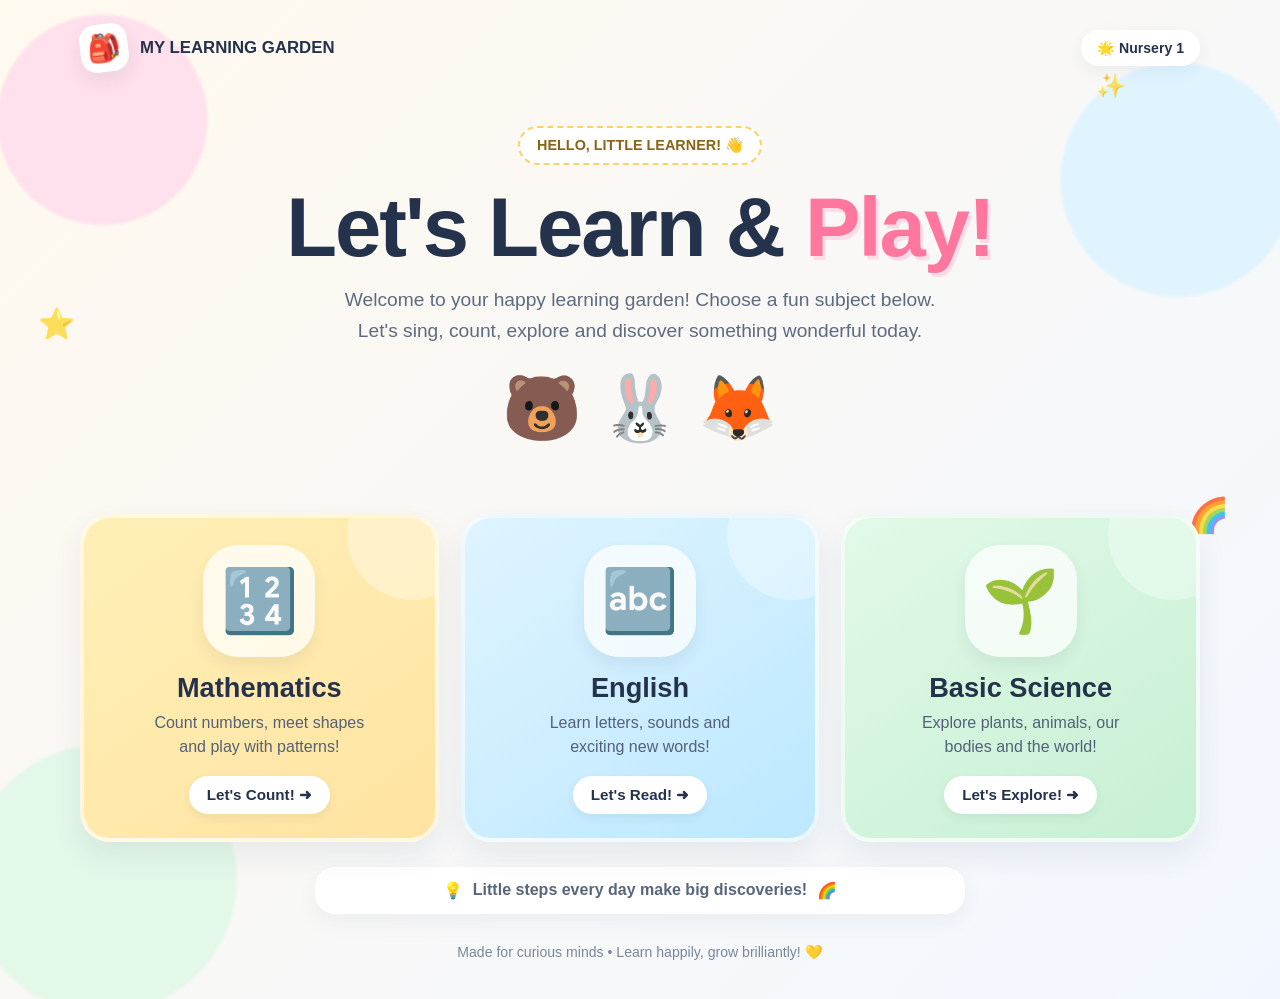
<file: index.html>
<!DOCTYPE html>
<html lang="en">
<head>
  <meta charset="UTF-8">
  <meta name="viewport" content="width=device-width, initial-scale=1.0">
  <meta name="theme-color" content="#fff7e8">
  <title>Nursery 1 Learning Garden</title>
  <style>
    :root {
      --ink:#24324b; --pink:#ff7fa8; --yellow:#ffd166; --blue:#70c9f4;
      --green:#83d6a5; --purple:#b49af7; --cream:#fff9ee;
    }
    * { box-sizing:border-box }
    body {
      margin:0; min-height:100vh; color:var(--ink);
      font-family:"Trebuchet MS", "Arial Rounded MT Bold", Arial, sans-serif;
      background:
        radial-gradient(circle at 8% 12%, #ffe0ec 0 7%, transparent 7.3%),
        radial-gradient(circle at 92% 18%, #dff4ff 0 8%, transparent 8.3%),
        radial-gradient(circle at 8% 88%, #e3f8e9 0 9%, transparent 9.3%),
        linear-gradient(135deg,#fff9ee,#f2f7ff);
      overflow-x:hidden;
    }
    .page { width:min(1120px,92%); margin:auto; padding:24px 0 34px; position:relative }
    header { display:flex; align-items:center; justify-content:space-between; gap:16px; }
    .brand { display:flex; align-items:center; gap:12px; font-weight:900; font-size:1.05rem }
    .brand-mark { width:48px;height:48px;border-radius:16px;display:grid;place-items:center;background:#fff;box-shadow:0 8px 20px #27344a16;font-size:27px; transform:rotate(-7deg) }
    .tag { background:#fff; padding:10px 16px; border-radius:999px; font-size:.88rem; font-weight:800; box-shadow:0 5px 16px #27344a10 }
    .hero { text-align:center; padding:54px 0 24px; position:relative }
    .eyebrow { display:inline-block; background:#fff; border:2px dashed #ffd166; border-radius:999px; padding:9px 17px; font-size:.9rem; font-weight:900; color:#8a6414; animation:bob 3s ease-in-out infinite }
    h1 { font-size:clamp(2.5rem,7vw,5.2rem); line-height:1.04; margin:20px 0 12px; letter-spacing:-2px }
    h1 span { color:#ff779f; text-shadow:3px 4px 0 #ffdce7 }
    .intro { max-width:620px; margin:0 auto; color:#5d6b80; font-size:clamp(1rem,2.5vw,1.2rem); line-height:1.65 }
    .mascot-row { display:flex; justify-content:center; align-items:center; gap:18px; margin:24px auto 10px }
    .mascot { font-size:clamp(2.5rem,7vw,4rem); display:inline-block; animation:bob 2.6s ease-in-out infinite }
    .mascot:nth-child(2) { animation-delay:.35s }.mascot:nth-child(3){animation-delay:.7s}
    .cards { display:grid; grid-template-columns:repeat(3,1fr); gap:22px; margin:34px 0 25px }
    .subject {
      min-height:275px; padding:27px 22px 24px; border-radius:30px; text-align:center;
      text-decoration:none; color:var(--ink); position:relative; overflow:hidden;
      box-shadow:0 14px 30px #293b5714; border:4px solid #ffffffa8;
      transition:transform .25s ease,box-shadow .25s ease;
      animation:rise .7s both;
    }
    .subject:nth-child(1){background:linear-gradient(145deg,#fff0b8,#ffe3a1);animation-delay:.1s}
    .subject:nth-child(2){background:linear-gradient(145deg,#dff4ff,#bce8ff);animation-delay:.25s}
    .subject:nth-child(3){background:linear-gradient(145deg,#e2f9e8,#c6f0d3);animation-delay:.4s}
    .subject:hover,.subject:focus-visible { transform:translateY(-9px) rotate(-1deg); box-shadow:0 22px 36px #293b5725; outline:4px solid #fff; outline-offset:3px }
    .subject:active { transform:scale(.98) }
    .subject:after { content:""; position:absolute; width:130px;height:130px;border-radius:50%;background:#ffffff55;right:-42px;top:-48px }
    .subject-icon { width:112px;height:112px;margin:0 auto 15px;background:#ffffffbd;border-radius:35px;display:grid;place-items:center;font-size:62px;box-shadow:0 8px 15px #24324b12;animation:wiggle 4s ease-in-out infinite }
    .subject h2 { font-size:1.7rem; margin:8px 0 7px }
    .subject p { margin:0 auto 17px; max-width:230px; color:#536178; line-height:1.5 }
    .go { display:inline-block; background:#fff; border-radius:999px; padding:10px 18px; font-weight:900; font-size:.95rem; box-shadow:0 4px 10px #24324b12 }
    .tip { display:flex; justify-content:center; align-items:center; gap:10px; text-align:center; background:#fff; border-radius:20px; padding:14px 18px; max-width:650px; margin:25px auto 0; box-shadow:0 8px 22px #24324b0d; color:#58667b; font-weight:700 }
    footer { text-align:center; padding:30px 0 5px; color:#7a8798; font-size:.88rem }
    .float { position:fixed; pointer-events:none; opacity:.8; animation:drift 8s ease-in-out infinite }
    .f1{left:3%;top:34%;font-size:30px}.f2{right:4%;top:55%;font-size:34px;animation-delay:2s}.f3{right:12%;top:8%;font-size:24px;animation-delay:1s}
    @keyframes bob {0%,100%{transform:translateY(0)}50%{transform:translateY(-9px)}}
    @keyframes rise {from{opacity:0;transform:translateY(25px)}to{opacity:1;transform:translateY(0)}}
    @keyframes wiggle {0%,90%,100%{transform:rotate(0)}93%{transform:rotate(-7deg)}96%{transform:rotate(7deg)}}
    @keyframes drift {0%,100%{transform:translateY(0) rotate(0)}50%{transform:translateY(-20px) rotate(12deg)}}
    @media(max-width:760px){.cards{grid-template-columns:1fr;max-width:430px;margin:28px auto}.subject{min-height:245px}.hero{padding-top:42px}.tag{font-size:.75rem;padding:8px 11px}}
    @media(prefers-reduced-motion:reduce){*,*::before,*::after{animation:none!important;transition:none!important;scroll-behavior:auto!important}}
  </style>
</head>
<body>
  <span class="float f1" aria-hidden="true">⭐</span>
  <span class="float f2" aria-hidden="true">🌈</span>
  <span class="float f3" aria-hidden="true">✨</span>
  <main class="page">
    <header>
      <div class="brand"><span class="brand-mark">🎒</span><span>MY LEARNING GARDEN</span></div>
      <span class="tag">🌟 Nursery 1</span>
    </header>

    <section class="hero">
      <span class="eyebrow">HELLO, LITTLE LEARNER! 👋</span>
      <h1>Let's Learn & <span>Play!</span></h1>
      <p class="intro">Welcome to your happy learning garden! Choose a fun subject below. Let's sing, count, explore and discover something wonderful today.</p>
      <div class="mascot-row" aria-label="Friendly learning friends">
        <span class="mascot">🐻</span><span class="mascot">🐰</span><span class="mascot">🦊</span>
      </div>
    </section>

    <section class="cards" aria-label="Choose a subject">
      <a class="subject" href="math.html">
        <div class="subject-icon">🔢</div>
        <h2>Mathematics</h2>
        <p>Count numbers, meet shapes and play with patterns!</p>
        <span class="go">Let's Count! ➜</span>
      </a>
      <a class="subject" href="eng.html">
        <div class="subject-icon">🔤</div>
        <h2>English</h2>
        <p>Learn letters, sounds and exciting new words!</p>
        <span class="go">Let's Read! ➜</span>
      </a>
      <a class="subject" href="science.html">
        <div class="subject-icon">🌱</div>
        <h2>Basic Science</h2>
        <p>Explore plants, animals, our bodies and the world!</p>
        <span class="go">Let's Explore! ➜</span>
      </a>
    </section>

    <div class="tip">💡 <span>Little steps every day make big discoveries!</span> 🌈</div>
    <footer>Made for curious minds • Learn happily, grow brilliantly! 💛</footer>
  </main>
</body>
</html>
</file>
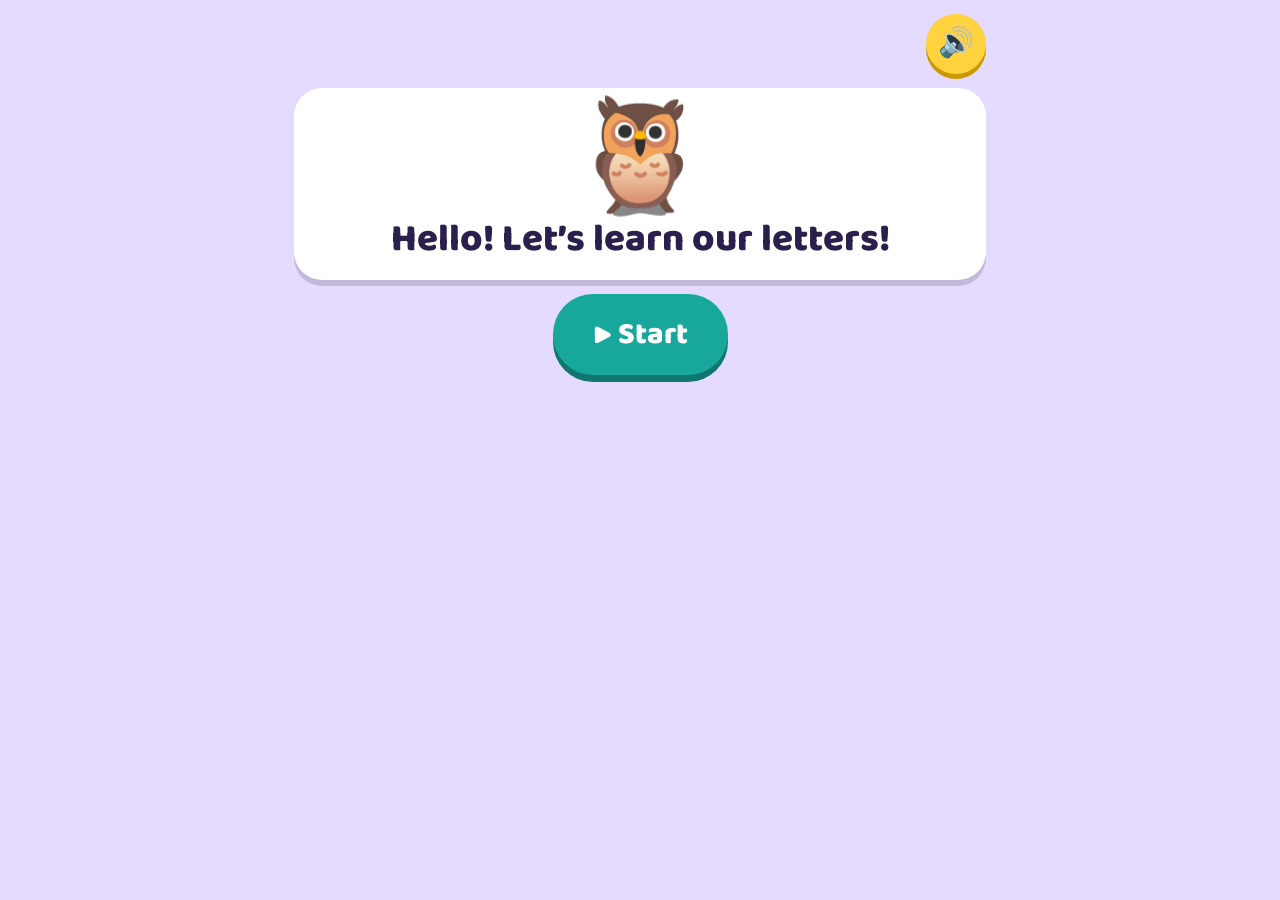
<file: n1/eng.html>
<!DOCTYPE html>
<html lang="en">
<head>
<meta charset="utf-8">
<meta name="viewport" content="width=device-width, initial-scale=1, viewport-fit=cover">
<title>Let’s Learn Letters! Nursery 1 English</title>
<link href="https://fonts.googleapis.com/css2?family=Baloo+2:wght@600;800&display=swap" rel="stylesheet">
<style>
:root{--bg:#e4dbff;--card:#fff;--ink:#2a1f4d;--sun:#ffd23f;--teal:#17a89b;--coral:#ff6b6b;--sky:#2f8fe0;
box-sizing:border-box;padding-top:env(safe-area-inset-top,0px);padding-bottom:env(safe-area-inset-bottom,0px)}
@media (prefers-color-scheme:dark){:root:not([data-theme="light"]){--bg:#241a4a;--card:#372b6b;--ink:#fff7e0}}
:root[data-theme="dark"]{--bg:#241a4a;--card:#372b6b;--ink:#fff7e0}
*{box-sizing:border-box;-webkit-tap-highlight-color:transparent}
html,body{margin:0;min-height:100%}
body{background:var(--bg);color:var(--ink);font-family:"Baloo 2","Comic Sans MS","Trebuchet MS",sans-serif;font-weight:600;text-align:center;touch-action:manipulation;user-select:none}
#app{max-width:720px;margin:0 auto;padding:14px;min-height:100vh;display:flex;flex-direction:column;gap:14px}
button{font:inherit;color:inherit;cursor:pointer;border:0}
button:focus-visible{outline:5px solid var(--sky);outline-offset:3px}
.top{display:flex;align-items:center;justify-content:space-between;gap:10px}
.stars{display:flex;gap:4px;flex-wrap:wrap;justify-content:center;font-size:1.6rem}
.stars span{filter:grayscale(1);opacity:.35;transition:.3s}
.stars span.on{filter:none;opacity:1;transform:scale(1.2)}
.round{width:60px;height:60px;border-radius:50%;background:var(--sun);font-size:1.8rem;box-shadow:0 5px 0 #c99a00;color:#2a1f4d}
.round:active{transform:translateY(4px);box-shadow:0 1px 0 #c99a00}
.card{background:var(--card);border-radius:28px;padding:18px;box-shadow:0 6px 0 rgba(0,0,0,.15)}
.prompt{font-size:clamp(1.6rem,6vw,2.4rem);font-weight:800;line-height:1.15}
.play{display:flex;gap:16px;justify-content:center;align-items:center;min-height:130px}
.letter{font-size:clamp(6rem,30vw,10rem);font-weight:800;line-height:1;color:var(--coral)}
.pic{font-size:clamp(5rem,26vw,8rem);background:var(--bg);border-radius:30px;padding:8px 18px;line-height:1.1;box-shadow:0 6px 0 rgba(0,0,0,.18)}
.pic:active{transform:scale(1.08)}
.pic small{display:block;font-size:1.5rem;font-weight:800}
.choices{display:flex;gap:14px;justify-content:center;flex-wrap:wrap}
.opt{width:clamp(95px,28vw,135px);height:clamp(95px,28vw,135px);border-radius:30px;font-size:3.6rem;font-weight:800;color:#fff;box-shadow:0 7px 0 rgba(0,0,0,.25);line-height:1}
.opt small{display:block;font-size:1.3rem}
.opt:nth-child(1){background:var(--coral)}.opt:nth-child(2){background:var(--sky)}.opt:nth-child(3){background:var(--teal)}
.opt.picopt{background:var(--card)!important;color:var(--ink);font-size:3.6rem}
.opt:active{transform:translateY(5px);box-shadow:0 2px 0 rgba(0,0,0,.25)}
.big{font-size:1.9rem;font-weight:800;padding:16px 40px;border-radius:40px;background:var(--teal);color:#fff;box-shadow:0 7px 0 #0f776e}
.big:active{transform:translateY(5px);box-shadow:0 2px 0 #0f776e}
.mascot{font-size:7rem;line-height:1}
.msg{min-height:2.4rem;font-size:1.7rem;font-weight:800;color:var(--teal)}
.msg.bad{color:var(--coral)}
.shake{animation:shake .4s}
@keyframes shake{25%{transform:translateX(-10px)}75%{transform:translateX(10px)}}
.hop{animation:hop .6s}
@keyframes hop{40%{transform:translateY(-24px) scale(1.1)}}
@media (prefers-reduced-motion:reduce){*{animation:none!important;transition:none!important}}
</style>
</head>
<body>
<div id="app"></div>
<script>
var L=[['A','Apple','🍎'],['B','Ball','⚽'],['C','Cat','🐱'],['D','Dog','🐶'],['E','Egg','🥚'],['F','Fish','🐟'],['G','Goat','🐐'],['H','Hat','👒'],['I','Ice cream','🍦'],['J','Juice','🧃']];
var GOOD=['Great job!','Well done!','Super!','You are a star!','Wonderful!','Hooray!','Fantastic!'];
var app=document.getElementById('app'),sound=true,rounds=[],idx=0,score=0,cur=null,ac=null;

function say(t){try{if(!sound||!window.speechSynthesis)return;speechSynthesis.cancel();var u=new SpeechSynthesisUtterance(t);u.rate=.75;u.pitch=1.3;speechSynthesis.speak(u)}catch(e){}}
function tone(seq){try{if(!sound)return;ac=ac||new(window.AudioContext||window.webkitAudioContext)();seq.forEach(function(f,i){var o=ac.createOscillator(),g=ac.createGain(),t=ac.currentTime+i*.13;o.type='triangle';o.frequency.value=f;g.gain.setValueAtTime(.18,t);g.gain.exponentialRampToValueAtTime(.001,t+.25);o.connect(g);g.connect(ac.destination);o.start(t);o.stop(t+.26)})}catch(e){}}
function pick(a){return a[Math.floor(Math.random()*a.length)]}
function shuffle(a){return a.sort(function(){return Math.random()-.5})}
function three(ans){var s=[ans];while(s.length<3){var x=pick(L);if(s.indexOf(x)<0)s.push(x)}return shuffle(s)}
function toggle(){sound=!sound;document.getElementById('snd').textContent=sound?'🔊':'🔇';if(!sound&&window.speechSynthesis)speechSynthesis.cancel()}

function home(){
  app.innerHTML='<div class="top"><span></span><button class="round" id="snd" aria-label="Sound on or off">'+(sound?'🔊':'🔇')+'</button></div>'+
  '<div class="card"><div class="mascot">🦉</div><div class="prompt">Hello! Let’s learn our letters!</div></div>'+
  '<div><button class="big" id="go">▶ Start</button></div>';
  document.getElementById('snd').onclick=toggle;
  document.getElementById('go').onclick=function(){
    var ls=shuffle(L.slice()),t=['meet','find','pic','meet','find','pic','find','pic'],m=0;
    rounds=t.map(function(k,i){return {t:k,l:ls[i%ls.length]}});idx=0;score=0;next();
  };
}
function bar(){
  var s='';for(var i=0;i<rounds.length;i++)s+='<span class="'+(i<score?'on':'')+'">⭐</span>';
  return '<div class="top"><div class="stars">'+s+'</div><button class="round" id="rep" aria-label="Hear again">🔊</button></div>';
}
function shell(prompt,mid,low){
  app.innerHTML=bar()+'<div class="card"><div class="prompt">'+prompt+'</div></div><div class="card play" id="play">'+mid+'</div><div class="msg" id="msg"></div><div class="choices" id="ch">'+(low||'')+'</div>';
  document.getElementById('rep').onclick=function(){say(cur.say)};
}
function setMsg(t,bad){var m=document.getElementById('msg');m.textContent=t;m.className='msg'+(bad?' bad':'')}
function correct(el){
  var c=pick(GOOD);score++;tone([523,659,784,1047]);setMsg(c+' ⭐');
  if(el)el.classList.add('hop');
  setTimeout(function(){say(c)},350);
  app.querySelectorAll('button.opt').forEach(function(b){b.disabled=true});
  setTimeout(function(){idx++;next()},2200);
}
function wrong(el){
  tone([220,180]);setMsg('Oops! Try again, you can do it!',true);el.classList.remove('shake');void el.offsetWidth;el.classList.add('shake');say('Oops! Try again. You can do it!');
}
function next(){
  if(idx>=rounds.length)return finish();
  var r=rounds[idx];
  if(r.t==='meet')meet(r.l);else if(r.t==='find')find(r.l);else pic(r.l);
}
function meet(l){
  cur={say:l[0]+' is for '+l[1]+'. Touch the picture to hear it again.'};
  shell('Meet the letter '+l[0],'<div class="letter">'+l[0]+l[0].toLowerCase()+'</div><button class="pic" id="pc" aria-label="'+l[1]+'">'+l[2]+'<small>'+l[1]+'</small></button>','<button class="big" id="nx">Next ➜</button>');
  say(cur.say);
  document.getElementById('pc').onclick=function(){tone([660]);say(cur.say)};
  document.getElementById('nx').onclick=function(){correct(this)};
}
function find(l){
  cur={say:'Touch the letter '+l[0]+'.'};
  shell('Touch the letter '+l[0],'<div class="pic" style="font-size:5rem">'+l[2]+'<small>'+l[1]+'</small></div>','');
  say(cur.say);
  var ch=document.getElementById('ch');
  ch.innerHTML=three(l).map(function(o){return '<button class="opt" data-k="'+o[0]+'" aria-label="letter '+o[0]+'">'+o[0]+'<small>'+o[0].toLowerCase()+'</small></button>'}).join('');
  Array.prototype.forEach.call(ch.children,function(b){b.onclick=function(){b.dataset.k===l[0]?correct(b):wrong(b)}});
}
function pic(l){
  cur={say:'Which one starts with the letter '+l[0]+'?'};
  shell('Which one starts with <span style="color:var(--coral);font-size:1.4em">'+l[0]+'</span>?','<div class="letter">'+l[0]+'</div>','');
  say(cur.say);
  var ch=document.getElementById('ch');
  ch.innerHTML=three(l).map(function(o){return '<button class="opt picopt" data-k="'+o[0]+'" aria-label="'+o[1]+'">'+o[2]+'</button>'}).join('');
  Array.prototype.forEach.call(ch.children,function(b){b.onclick=function(){
    var o=L.filter(function(x){return x[0]===b.dataset.k})[0];say(o[1]);
    b.dataset.k===l[0]?setTimeout(function(){correct(b)},900):wrong(b);
  }});
}
function finish(){
  tone([523,659,784,1047,784,1047,1319]);
  var s='';for(var i=0;i<score;i++)s+='⭐';
  app.innerHTML='<div class="top"><span></span><button class="round" id="snd">'+(sound?'🔊':'🔇')+'</button></div><div class="card"><div class="mascot hop">🦉🎉</div><div class="prompt">You did it! You are a letter star!</div><div class="stars" style="margin-top:10px">'+s+'</div></div><div><button class="big" id="again">↻ Play again</button></div>';
  document.getElementById('snd').onclick=toggle;
  document.getElementById('again').onclick=home;
  setTimeout(function(){say('You did it! You are a letter star!')},400);
}
home();
</script>
</body>
</html>
</file>
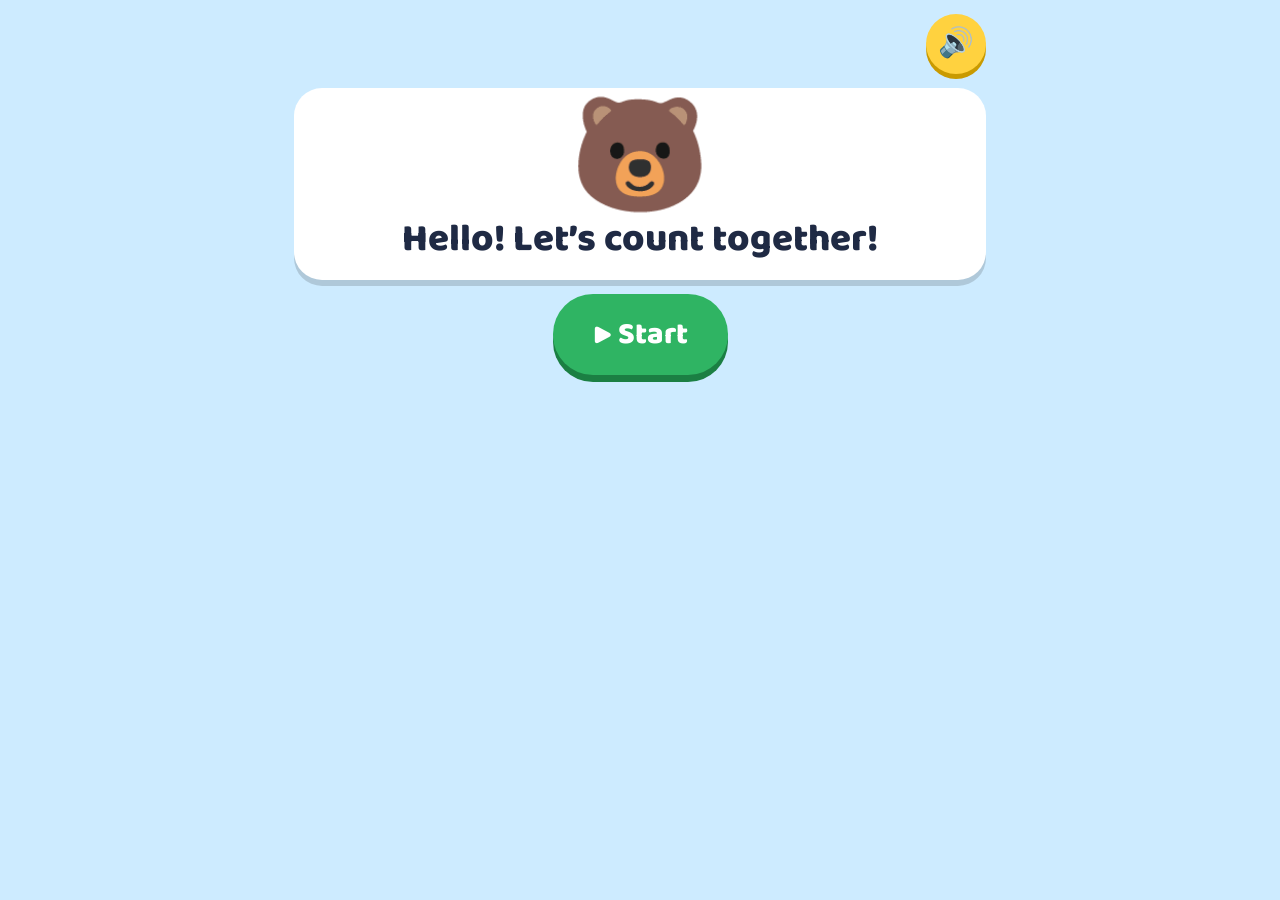
<file: n1/math.html>
<!DOCTYPE html>
<html lang="en">
<head>
<meta charset="utf-8">
<meta name="viewport" content="width=device-width, initial-scale=1, viewport-fit=cover">
<title>Let’s Count! Nursery 1 Maths</title>
<link href="https://fonts.googleapis.com/css2?family=Baloo+2:wght@600;800&display=swap" rel="stylesheet">
<style>
:root{--bg:#cdebff;--card:#fff;--ink:#1f2a44;--sun:#ffd23f;--grass:#2fb463;--coral:#ff6b6b;--sky:#2f8fe0;
box-sizing:border-box;padding-top:env(safe-area-inset-top,0px);padding-bottom:env(safe-area-inset-bottom,0px)}
@media (prefers-color-scheme:dark){:root:not([data-theme="light"]){--bg:#14213d;--card:#22325a;--ink:#fff7e0}}
:root[data-theme="dark"]{--bg:#14213d;--card:#22325a;--ink:#fff7e0}
*{box-sizing:border-box;-webkit-tap-highlight-color:transparent}
html,body{margin:0;min-height:100%}
body{background:var(--bg);color:var(--ink);font-family:"Baloo 2","Comic Sans MS","Trebuchet MS",sans-serif;font-weight:600;text-align:center;touch-action:manipulation;user-select:none}
#app{max-width:720px;margin:0 auto;padding:14px;min-height:100vh;display:flex;flex-direction:column;gap:14px}
button{font:inherit;color:inherit;cursor:pointer;border:0}
button:focus-visible{outline:5px solid var(--sky);outline-offset:3px}
.top{display:flex;align-items:center;justify-content:space-between;gap:10px}
.stars{display:flex;gap:4px;flex-wrap:wrap;justify-content:center;font-size:1.6rem}
.stars span{filter:grayscale(1);opacity:.35;transition:.3s}
.stars span.on{filter:none;opacity:1;transform:scale(1.2)}
.round{width:60px;height:60px;border-radius:50%;background:var(--sun);font-size:1.8rem;box-shadow:0 5px 0 #c99a00;color:#1f2a44}
.round:active{transform:translateY(4px);box-shadow:0 1px 0 #c99a00}
.card{background:var(--card);border-radius:28px;padding:18px;box-shadow:0 6px 0 rgba(0,0,0,.15)}
.prompt{font-size:clamp(1.6rem,6vw,2.4rem);font-weight:800;line-height:1.15}
.play{display:flex;flex-wrap:wrap;gap:10px;justify-content:center;align-items:center;min-height:130px}
.item{font-size:clamp(3rem,16vw,5rem);background:none;padding:4px;border-radius:20px;transition:transform .2s}
.item:active{transform:scale(1.2)}
.item.done{background:var(--sun);transform:scale(.9)}
.item .n{display:block;font-size:1.4rem;font-weight:800}
.choices{display:flex;gap:14px;justify-content:center;flex-wrap:wrap}
.num{width:clamp(90px,26vw,130px);height:clamp(90px,26vw,130px);border-radius:30px;font-size:4rem;font-weight:800;color:#fff;box-shadow:0 7px 0 rgba(0,0,0,.25)}
.num:nth-child(1){background:var(--coral)}.num:nth-child(2){background:var(--sky)}.num:nth-child(3){background:var(--grass)}
.num:active{transform:translateY(5px);box-shadow:0 2px 0 rgba(0,0,0,.25)}
.groups{display:flex;gap:14px;width:100%}
.group{flex:1;background:var(--bg);border-radius:24px;padding:10px;font-size:clamp(1.8rem,9vw,3rem);line-height:1.2;box-shadow:0 5px 0 rgba(0,0,0,.18)}
.big{font-size:1.9rem;font-weight:800;padding:16px 40px;border-radius:40px;background:var(--grass);color:#fff;box-shadow:0 7px 0 #1b7f43}
.big:active{transform:translateY(5px);box-shadow:0 2px 0 #1b7f43}
.mascot{font-size:7rem;line-height:1}
.msg{min-height:2.4rem;font-size:1.7rem;font-weight:800;color:var(--grass)}
.msg.bad{color:var(--coral)}
.shake{animation:shake .4s}
@keyframes shake{25%{transform:translateX(-10px)}75%{transform:translateX(10px)}}
.hop{animation:hop .6s}
@keyframes hop{40%{transform:translateY(-24px) scale(1.1)}}
@media (prefers-reduced-motion:reduce){*{animation:none!important;transition:none!important}}
</style>
</head>
<body>
<div id="app"></div>
<script>
var W=['zero','one','two','three','four','five'];
var EM=['🍎','🐟','⭐','🐥','🎈','🚗','🌸','🐞'];
var GOOD=['Great job!','Well done!','Super!','You are a star!','Wonderful!','Hooray!','Fantastic!'];
var app=document.getElementById('app'),sound=true,rounds=[],idx=0,score=0,cur=null,ac=null;

function say(t){try{if(!sound||!window.speechSynthesis)return;speechSynthesis.cancel();var u=new SpeechSynthesisUtterance(t);u.rate=.8;u.pitch=1.3;speechSynthesis.speak(u)}catch(e){}}
function tone(seq){try{if(!sound)return;ac=ac||new(window.AudioContext||window.webkitAudioContext)();seq.forEach(function(f,i){var o=ac.createOscillator(),g=ac.createGain(),t=ac.currentTime+i*.13;o.type='triangle';o.frequency.value=f;g.gain.setValueAtTime(.18,t);g.gain.exponentialRampToValueAtTime(.001,t+.25);o.connect(g);g.connect(ac.destination);o.start(t);o.stop(t+.26)})}catch(e){}}
function rnd(a,b){return a+Math.floor(Math.random()*(b-a+1))}
function pick(a){return a[rnd(0,a.length-1)]}
function shuffle(a){return a.sort(function(){return Math.random()-.5})}
function mk(n,e){return new Array(n+1).join(e)}

function home(){
  app.innerHTML='<div class="top"><span></span><button class="round" id="snd" aria-label="Sound on or off">🔊</button></div>'+
  '<div class="card"><div class="mascot">🐻</div><div class="prompt">Hello! Let’s count together!</div></div>'+
  '<div><button class="big" id="go">▶ Start</button></div>';
  document.getElementById('snd').onclick=toggle;
  document.getElementById('go').onclick=function(){
    var types=['count','find','more','count','find','more','count','find'];
    rounds=types.map(function(t){return t});idx=0;score=0;next();
  };
}
function toggle(){sound=!sound;document.getElementById('snd').textContent=sound?'🔊':'🔇';if(!sound&&window.speechSynthesis)speechSynthesis.cancel()}
function bar(){
  var s='';for(var i=0;i<rounds.length;i++)s+='<span class="'+(i<score?'on':'')+'">⭐</span>';
  return '<div class="top"><div class="stars">'+s+'</div><button class="round" id="rep" aria-label="Hear again">🔊</button></div>';
}
function setMsg(t,bad){var m=document.getElementById('msg');m.textContent=t;m.className='msg'+(bad?' bad':'')}
function choicesFor(ans){var s=[ans];while(s.length<3){var x=rnd(1,5);if(s.indexOf(x)<0)s.push(x)}return shuffle(s)}
function showChoices(box,ans,onDone){
  box.innerHTML=choicesFor(ans).map(function(n){return '<button class="num" data-n="'+n+'" aria-label="'+W[n]+'">'+n+'</button>'}).join('');
  Array.prototype.forEach.call(box.children,function(b){b.onclick=function(){
    if(+b.dataset.n===ans){correct(b)}else{wrong(b)}
  }});
}
function correct(el){
  var c=pick(GOOD);score++;tone([523,659,784,1047]);setMsg(c+' ⭐');
  if(el)el.classList.add('hop');
  setTimeout(function(){say(c)},350);
  document.getElementById('app').querySelectorAll('button.num,button.group').forEach(function(b){b.disabled=true});
  setTimeout(function(){idx++;next()},2200);
}
function wrong(el){
  tone([220,180]);setMsg('Oops! Try again, you can do it!',true);el.classList.remove('shake');void el.offsetWidth;el.classList.add('shake');say('Oops! Try again. You can do it!');
}

function next(){
  if(idx>=rounds.length)return finish();
  var t=rounds[idx];
  if(t==='count')countRound();else if(t==='find')findRound();else moreRound();
}
function shell(prompt,mid,low){
  app.innerHTML=bar()+'<div class="card"><div class="prompt" id="p">'+prompt+'</div></div><div class="card play" id="play">'+mid+'</div><div class="msg" id="msg"></div><div class="choices" id="ch">'+(low||'')+'</div>';
  document.getElementById('rep').onclick=function(){say(cur.say)};
}
function countRound(){
  var n=rnd(1,5),e=pick(EM),tapped=0,html='';
  for(var i=1;i<=n;i++)html+='<button class="item" data-i="'+i+'" aria-label="'+e+'">'+e+'</button>';
  cur={say:'Touch each picture to count them.'};
  shell('Touch each one to count!',html,'');
  say(cur.say);
  Array.prototype.forEach.call(document.querySelectorAll('.item'),function(b){b.onclick=function(){
    if(b.classList.contains('done'))return;
    b.classList.add('done');tapped++;b.innerHTML=e+'<span class="n">'+tapped+'</span>';tone([400+tapped*90]);say(W[tapped]);
    if(tapped===n){
      setTimeout(function(){
        document.getElementById('p').textContent='How many are there?';cur.say='How many are there?';say(cur.say);
        showChoices(document.getElementById('ch'),n);
      },1100);
    }
  }});
}
function findRound(){
  var n=rnd(1,5);cur={say:'Touch the number '+W[n]+'.'};
  shell('Touch the number '+n+'<br><small>('+W[n]+')</small>','<div class="mascot" style="font-size:4.5rem">'+mk(n,'🍎')+'</div>','');
  say(cur.say);showChoices(document.getElementById('ch'),n);
}
function moreRound(){
  var a=rnd(1,5),b;do{b=rnd(1,5)}while(b===a);
  var e1=pick(EM),e2;do{e2=pick(EM)}while(e2===e1);
  var win=a>b?0:1;cur={say:'Which group has more? Touch it.'};
  shell('Which group has more?','<div class="groups"><button class="group" data-g="0" aria-label="group one">'+mk(a,e1)+'</button><button class="group" data-g="1" aria-label="group two">'+mk(b,e2)+'</button></div>','');
  say(cur.say);
  Array.prototype.forEach.call(document.querySelectorAll('.group'),function(g){g.onclick=function(){+g.dataset.g===win?correct(g):wrong(g)}});
}
function finish(){
  tone([523,659,784,1047,784,1047,1319]);
  var s='';for(var i=0;i<score;i++)s+='⭐';
  app.innerHTML='<div class="top"><span></span><button class="round" id="snd">'+(sound?'🔊':'🔇')+'</button></div><div class="card"><div class="mascot hop">🐻🎉</div><div class="prompt">You did it! You are a counting star!</div><div class="stars" style="margin-top:10px">'+s+'</div></div><div><button class="big" id="again">↻ Play again</button></div>';
  document.getElementById('snd').onclick=toggle;
  document.getElementById('again').onclick=home;
  setTimeout(function(){say('You did it! You are a counting star!')},400);
}
home();
</script>
</body>
</html>
</file>
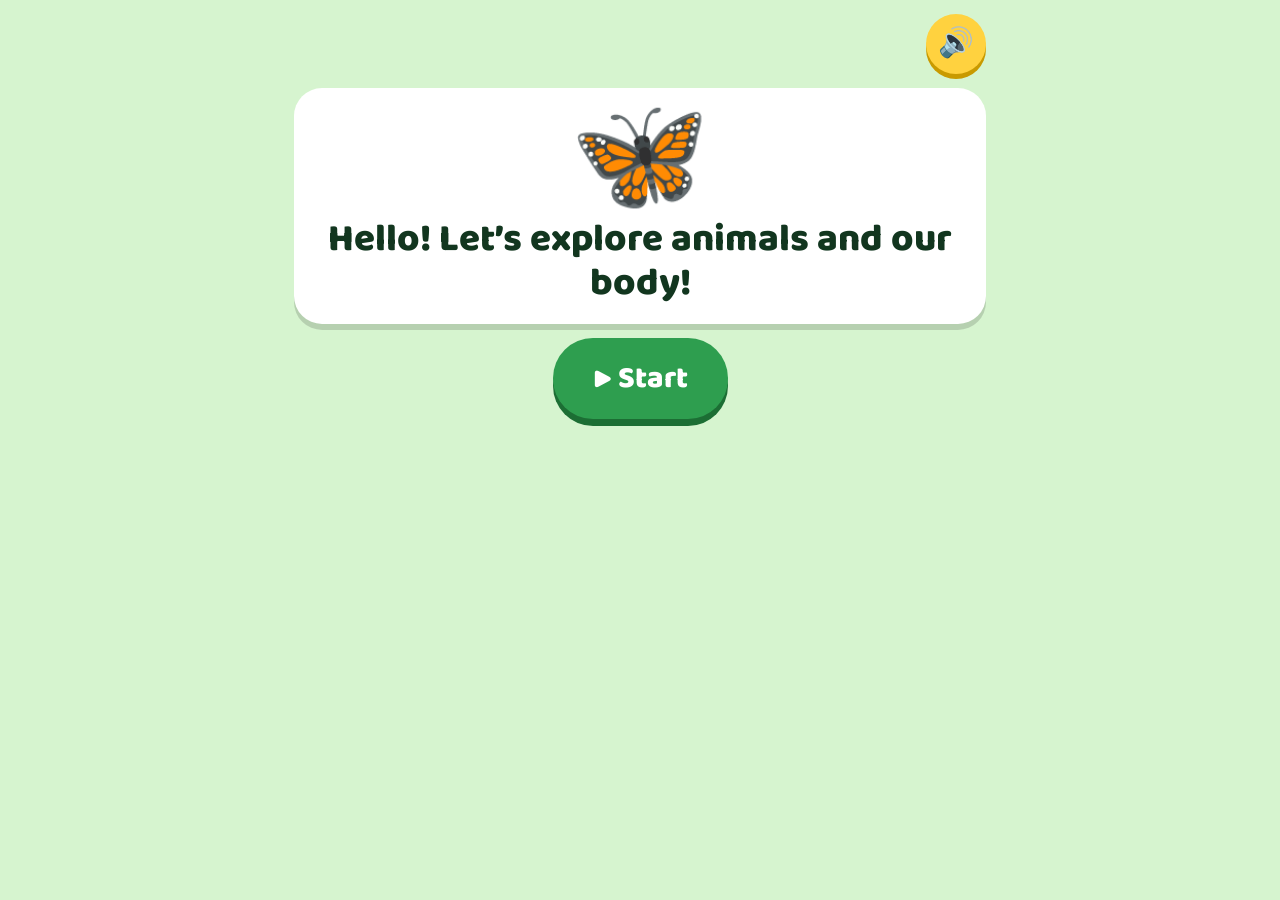
<file: n1/science.html>
<!DOCTYPE html>
<html lang="en">
<head>
<meta charset="utf-8">
<meta name="viewport" content="width=device-width, initial-scale=1, viewport-fit=cover">
<title>Let’s Explore! Nursery 1 Science</title>
<link href="https://fonts.googleapis.com/css2?family=Baloo+2:wght@600;800&display=swap" rel="stylesheet">
<style>
:root{--bg:#d6f4cf;--card:#fff;--ink:#12361f;--sun:#ffd23f;--leaf:#2e9e4f;--coral:#ff6b6b;--sky:#2f8fe0;
box-sizing:border-box;padding-top:env(safe-area-inset-top,0px);padding-bottom:env(safe-area-inset-bottom,0px)}
@media (prefers-color-scheme:dark){:root:not([data-theme="light"]){--bg:#10301d;--card:#1d4a2e;--ink:#fff7e0}}
:root[data-theme="dark"]{--bg:#10301d;--card:#1d4a2e;--ink:#fff7e0}
*{box-sizing:border-box;-webkit-tap-highlight-color:transparent}
html,body{margin:0;min-height:100%}
body{background:var(--bg);color:var(--ink);font-family:"Baloo 2","Comic Sans MS","Trebuchet MS",sans-serif;font-weight:600;text-align:center;touch-action:manipulation;user-select:none}
#app{max-width:720px;margin:0 auto;padding:14px;min-height:100vh;display:flex;flex-direction:column;gap:14px}
button{font:inherit;color:inherit;cursor:pointer;border:0}
button:focus-visible{outline:5px solid var(--sky);outline-offset:3px}
.top{display:flex;align-items:center;justify-content:space-between;gap:10px}
.stars{display:flex;gap:4px;flex-wrap:wrap;justify-content:center;font-size:1.6rem}
.stars span{filter:grayscale(1);opacity:.35;transition:.3s}
.stars span.on{filter:none;opacity:1;transform:scale(1.2)}
.round{width:60px;height:60px;border-radius:50%;background:var(--sun);font-size:1.8rem;box-shadow:0 5px 0 #c99a00;color:#12361f}
.round:active{transform:translateY(4px);box-shadow:0 1px 0 #c99a00}
.card{background:var(--card);border-radius:28px;padding:18px;box-shadow:0 6px 0 rgba(0,0,0,.15)}
.prompt{font-size:clamp(1.6rem,6vw,2.4rem);font-weight:800;line-height:1.15}
.play{display:flex;gap:16px;justify-content:center;align-items:center;min-height:130px}
.pic{font-size:clamp(5.5rem,30vw,9rem);background:var(--bg);border-radius:34px;padding:8px 24px;line-height:1.1;box-shadow:0 6px 0 rgba(0,0,0,.18)}
.pic:active{transform:scale(1.08)}
.pic small{display:block;font-size:1.6rem;font-weight:800}
.big-emoji{font-size:clamp(5rem,26vw,8rem);line-height:1}
.choices{display:flex;gap:14px;justify-content:center;flex-wrap:wrap}
.opt{width:clamp(95px,28vw,135px);height:clamp(105px,31vw,150px);border-radius:30px;font-size:3.6rem;background:var(--card);box-shadow:0 7px 0 rgba(0,0,0,.25);line-height:1.1;padding:6px}
.opt small{display:block;font-size:1.25rem;font-weight:800}
.opt:active{transform:translateY(5px);box-shadow:0 2px 0 rgba(0,0,0,.25)}
.big{font-size:1.9rem;font-weight:800;padding:16px 40px;border-radius:40px;background:var(--leaf);color:#fff;box-shadow:0 7px 0 #1c6e34}
.big:active{transform:translateY(5px);box-shadow:0 2px 0 #1c6e34}
.mascot{font-size:7rem;line-height:1}
.msg{min-height:2.4rem;font-size:1.7rem;font-weight:800;color:var(--leaf)}
.msg.bad{color:var(--coral)}
.shake{animation:shake .4s}
@keyframes shake{25%{transform:translateX(-10px)}75%{transform:translateX(10px)}}
.hop{animation:hop .6s}
@keyframes hop{40%{transform:translateY(-24px) scale(1.1)}}
@media (prefers-reduced-motion:reduce){*{animation:none!important;transition:none!important}}
</style>
</head>
<body>
<div id="app"></div>
<script>
var A=[['Cow','🐄','moo'],['Dog','🐶','woof woof'],['Cat','🐱','meow'],['Sheep','🐑','baa'],['Frog','🐸','ribbit'],['Duck','🦆','quack quack'],['Horse','🐴','neigh'],['Pig','🐷','oink oink']];
var S=[['see','Eyes','👀','🌈'],['hear','Ears','👂','🎵'],['smell','Nose','👃','🌸'],['taste','Tongue','👅','🍓'],['touch','Hands','✋','🧸']];
var GOOD=['Great job!','Well done!','Super!','You are a scientist!','Wonderful!','Hooray!','Fantastic!'];
var app=document.getElementById('app'),sound=true,rounds=[],idx=0,score=0,cur=null,ac=null;

function say(t){try{if(!sound||!window.speechSynthesis)return;speechSynthesis.cancel();var u=new SpeechSynthesisUtterance(t);u.rate=.78;u.pitch=1.3;speechSynthesis.speak(u)}catch(e){}}
function tone(seq){try{if(!sound)return;ac=ac||new(window.AudioContext||window.webkitAudioContext)();seq.forEach(function(f,i){var o=ac.createOscillator(),g=ac.createGain(),t=ac.currentTime+i*.13;o.type='triangle';o.frequency.value=f;g.gain.setValueAtTime(.18,t);g.gain.exponentialRampToValueAtTime(.001,t+.25);o.connect(g);g.connect(ac.destination);o.start(t);o.stop(t+.26)})}catch(e){}}
function pick(a){return a[Math.floor(Math.random()*a.length)]}
function shuffle(a){return a.sort(function(){return Math.random()-.5})}
function three(arr,ans){var s=[ans];while(s.length<3){var x=pick(arr);if(s.indexOf(x)<0)s.push(x)}return shuffle(s)}
function toggle(){sound=!sound;document.getElementById('snd').textContent=sound?'🔊':'🔇';if(!sound&&window.speechSynthesis)speechSynthesis.cancel()}

function home(){
  app.innerHTML='<div class="top"><span></span><button class="round" id="snd" aria-label="Sound on or off">'+(sound?'🔊':'🔇')+'</button></div>'+
  '<div class="card"><div class="mascot">🦋</div><div class="prompt">Hello! Let’s explore animals and our body!</div></div>'+
  '<div><button class="big" id="go">▶ Start</button></div>';
  document.getElementById('snd').onclick=toggle;
  document.getElementById('go').onclick=function(){
    var an=shuffle(A.slice()),se=shuffle(S.slice()),t=['meet','who','sense','meet','who','sense','who','sense'],ai=0,si=0;
    rounds=t.map(function(k){return k==='sense'?{t:k,d:se[si++%se.length]}:{t:k,d:an[ai++%an.length]}});idx=0;score=0;next();
  };
}
function bar(){
  var s='';for(var i=0;i<rounds.length;i++)s+='<span class="'+(i<score?'on':'')+'">⭐</span>';
  return '<div class="top"><div class="stars">'+s+'</div><button class="round" id="rep" aria-label="Hear again">🔊</button></div>';
}
function shell(prompt,mid,low){
  app.innerHTML=bar()+'<div class="card"><div class="prompt">'+prompt+'</div></div><div class="card play" id="play">'+mid+'</div><div class="msg" id="msg"></div><div class="choices" id="ch">'+(low||'')+'</div>';
  document.getElementById('rep').onclick=function(){say(cur.say)};
}
function setMsg(t,bad){var m=document.getElementById('msg');m.textContent=t;m.className='msg'+(bad?' bad':'')}
function correct(el){
  var c=pick(GOOD);score++;tone([523,659,784,1047]);setMsg(c+' ⭐');
  if(el)el.classList.add('hop');
  setTimeout(function(){say(c)},350);
  app.querySelectorAll('button.opt').forEach(function(b){b.disabled=true});
  setTimeout(function(){idx++;next()},2200);
}
function wrong(el){
  tone([220,180]);setMsg('Oops! Try again, you can do it!',true);el.classList.remove('shake');void el.offsetWidth;el.classList.add('shake');say('Oops! Try again. You can do it!');
}
function next(){
  if(idx>=rounds.length)return finish();
  var r=rounds[idx];
  if(r.t==='meet')meet(r.d);else if(r.t==='who')who(r.d);else sense(r.d);
}
function meet(a){
  cur={say:'The '+a[0]+' says '+a[2]+'! Touch the picture to hear it again.'};
  shell('Meet the '+a[0]+'!','<button class="pic" id="pc" aria-label="'+a[0]+'">'+a[1]+'<small>'+a[0]+' says “'+a[2]+'”</small></button>','<button class="big" id="nx">Next ➜</button>');
  say(cur.say);
  document.getElementById('pc').onclick=function(){tone([660]);say('The '+a[0]+' says '+a[2]+'!')};
  document.getElementById('nx').onclick=function(){correct(this)};
}
function who(a){
  cur={say:'Who says '+a[2]+'?'};
  shell('Who says “'+a[2]+'”?','<div class="big-emoji">🔊❓</div>','');
  say(cur.say);
  var ch=document.getElementById('ch');
  ch.innerHTML=three(A,a).map(function(o){return '<button class="opt" data-k="'+o[0]+'" aria-label="'+o[0]+'">'+o[1]+'<small>'+o[0]+'</small></button>'}).join('');
  Array.prototype.forEach.call(ch.children,function(b){b.onclick=function(){
    if(b.dataset.k===a[0]){say('The '+a[0]+' says '+a[2]+'!');setTimeout(function(){correct(b)},1400)}else wrong(b);
  }});
}
function sense(s){
  cur={say:'Which part of our body helps us '+s[0]+'?'};
  shell('Which body part helps us <span style="color:var(--coral)">'+s[0]+'</span>?','<div class="big-emoji">'+s[3]+'</div>','');
  say(cur.say);
  var ch=document.getElementById('ch');
  ch.innerHTML=three(S,s).map(function(o){return '<button class="opt" data-k="'+o[0]+'" aria-label="'+o[1]+'">'+o[2]+'<small>'+o[1]+'</small></button>'}).join('');
  Array.prototype.forEach.call(ch.children,function(b){b.onclick=function(){
    if(b.dataset.k===s[0]){say('Yes! We '+s[0]+' with our '+s[1].toLowerCase()+'!');setTimeout(function(){correct(b)},1800)}else wrong(b);
  }});
}
function finish(){
  tone([523,659,784,1047,784,1047,1319]);
  var s='';for(var i=0;i<score;i++)s+='⭐';
  app.innerHTML='<div class="top"><span></span><button class="round" id="snd">'+(sound?'🔊':'🔇')+'</button></div><div class="card"><div class="mascot hop">🦋🎉</div><div class="prompt">You did it! You are a little scientist!</div><div class="stars" style="margin-top:10px">'+s+'</div></div><div><button class="big" id="again">↻ Play again</button></div>';
  document.getElementById('snd').onclick=toggle;
  document.getElementById('again').onclick=home;
  setTimeout(function(){say('You did it! You are a little scientist!')},400);
}
home();
</script>
</body>
</html>
</file>
